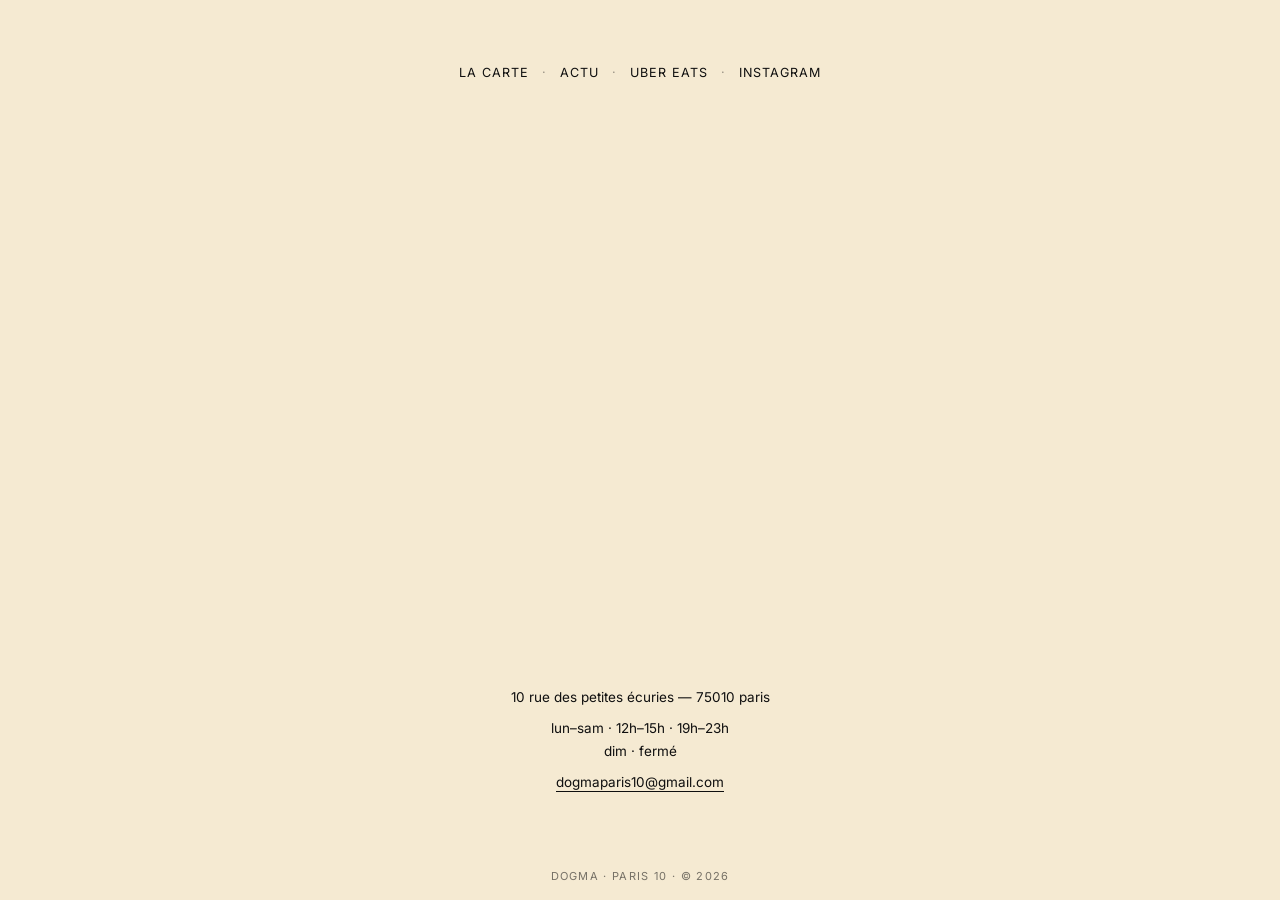
<file: index.html>
<!doctype html>
<html lang="fr">
<head>
  <meta charset="utf-8" />
  <meta name="viewport" content="width=device-width, initial-scale=1" />
  <title>Dogma — Burger shop, Paris 10</title>
  <meta name="description" content="Dogma · burger shop · 10 rue des petites écuries · paris 10" />

  <!-- Google Fonts : Anton italic + Inter -->
  <link rel="preconnect" href="https://fonts.googleapis.com">
  <link rel="preconnect" href="https://fonts.gstatic.com" crossorigin>
  <link href="https://fonts.googleapis.com/css2?family=Anton&family=Inter:wght@400;500;600&display=swap" rel="stylesheet">

  <link rel="stylesheet" href="style.css" />
</head>
<body>

  <main class="wrap">

    <!-- H1 caché pour SEO/accessibilité -->
    <h1 class="visually-hidden">DOGMA</h1>

    <!-- Nav inline — au-dessus de la photo -->
    <nav class="inline">
      <a href="menu.html">la carte</a>
      <span class="sep">·</span>
      <a href="actu.html">actu</a>
      <span class="sep">·</span>
      <a href="https://www.ubereats.com/fr/store/dogma-poulet-frit-&-burgers/hNxqQMx5V-ivfFukdBY9_g" target="_blank" rel="noopener">uber eats</a>
      <span class="sep">·</span>
      <a href="https://instagram.com/dogma_paris" target="_blank" rel="noopener">instagram</a>
    </nav>

    <!-- Hero : slideshow de 5 photos en fondu, CSS only -->
    <div class="hero hero--slideshow">
      <img src="assets/photos/hero-papier.jpg" alt="DOGMA — papier d'emballage logoté" />
      <img src="assets/photos/cuisine.jpg" alt="" />
      <img src="assets/photos/buns.jpg" alt="" />
      <img src="assets/photos/frites-ketchup.jpg" alt="" />
      <img src="assets/photos/atmosphere.jpg" alt="" />
    </div>

    <!-- Bloc info : adresse · horaires · email -->
    <section class="info">
      <p class="address">
        <a href="https://maps.google.com/?q=10+Rue+des+Petites+Écuries+75010+Paris" target="_blank" rel="noopener">
          10 rue des petites écuries — 75010 paris
        </a>
      </p>
      <p class="hours">
        lun–sam · 12h–15h · 19h–23h<br/>
        dim · fermé
      </p>
      <p class="email">
        <a href="mailto:dogmaparis10@gmail.com">dogmaparis10@gmail.com</a>
      </p>
    </section>

  </main>

  <footer>
    dogma · paris 10 · © 2026
  </footer>

</body>
</html>
</file>
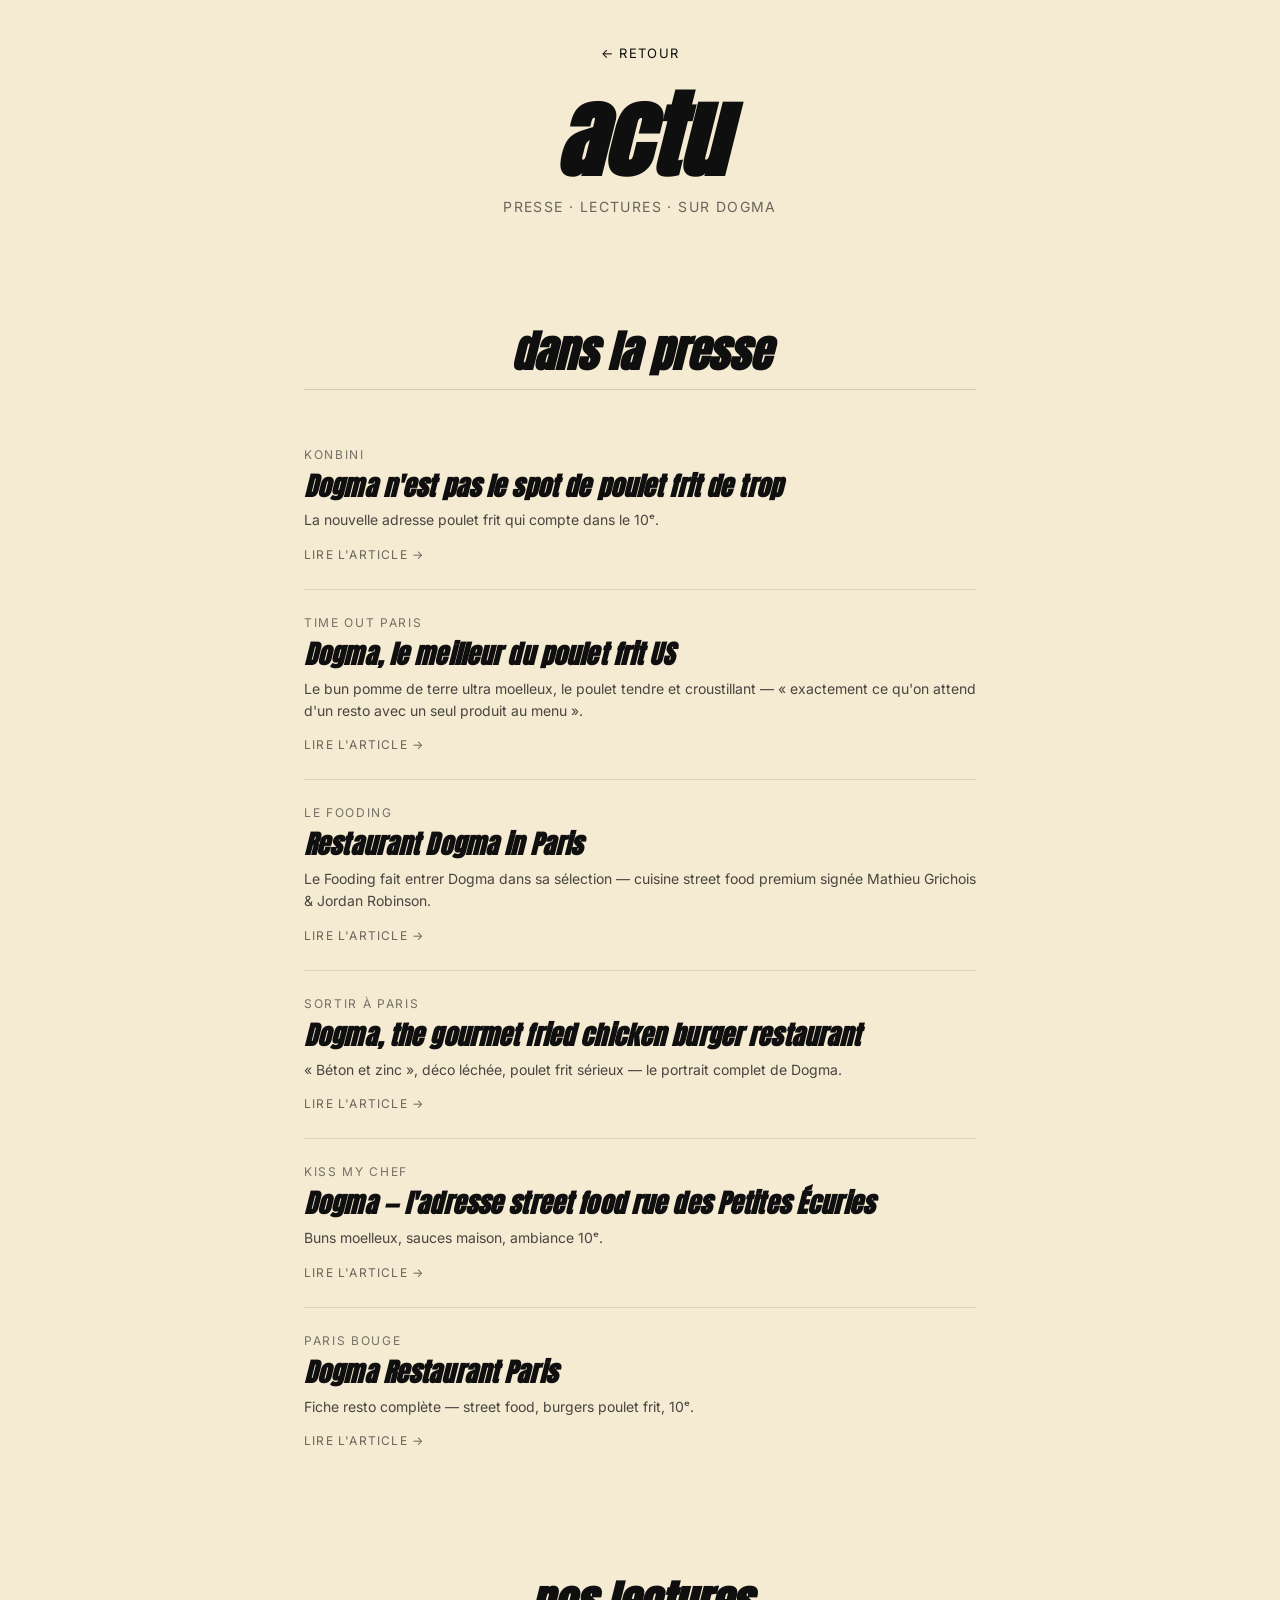
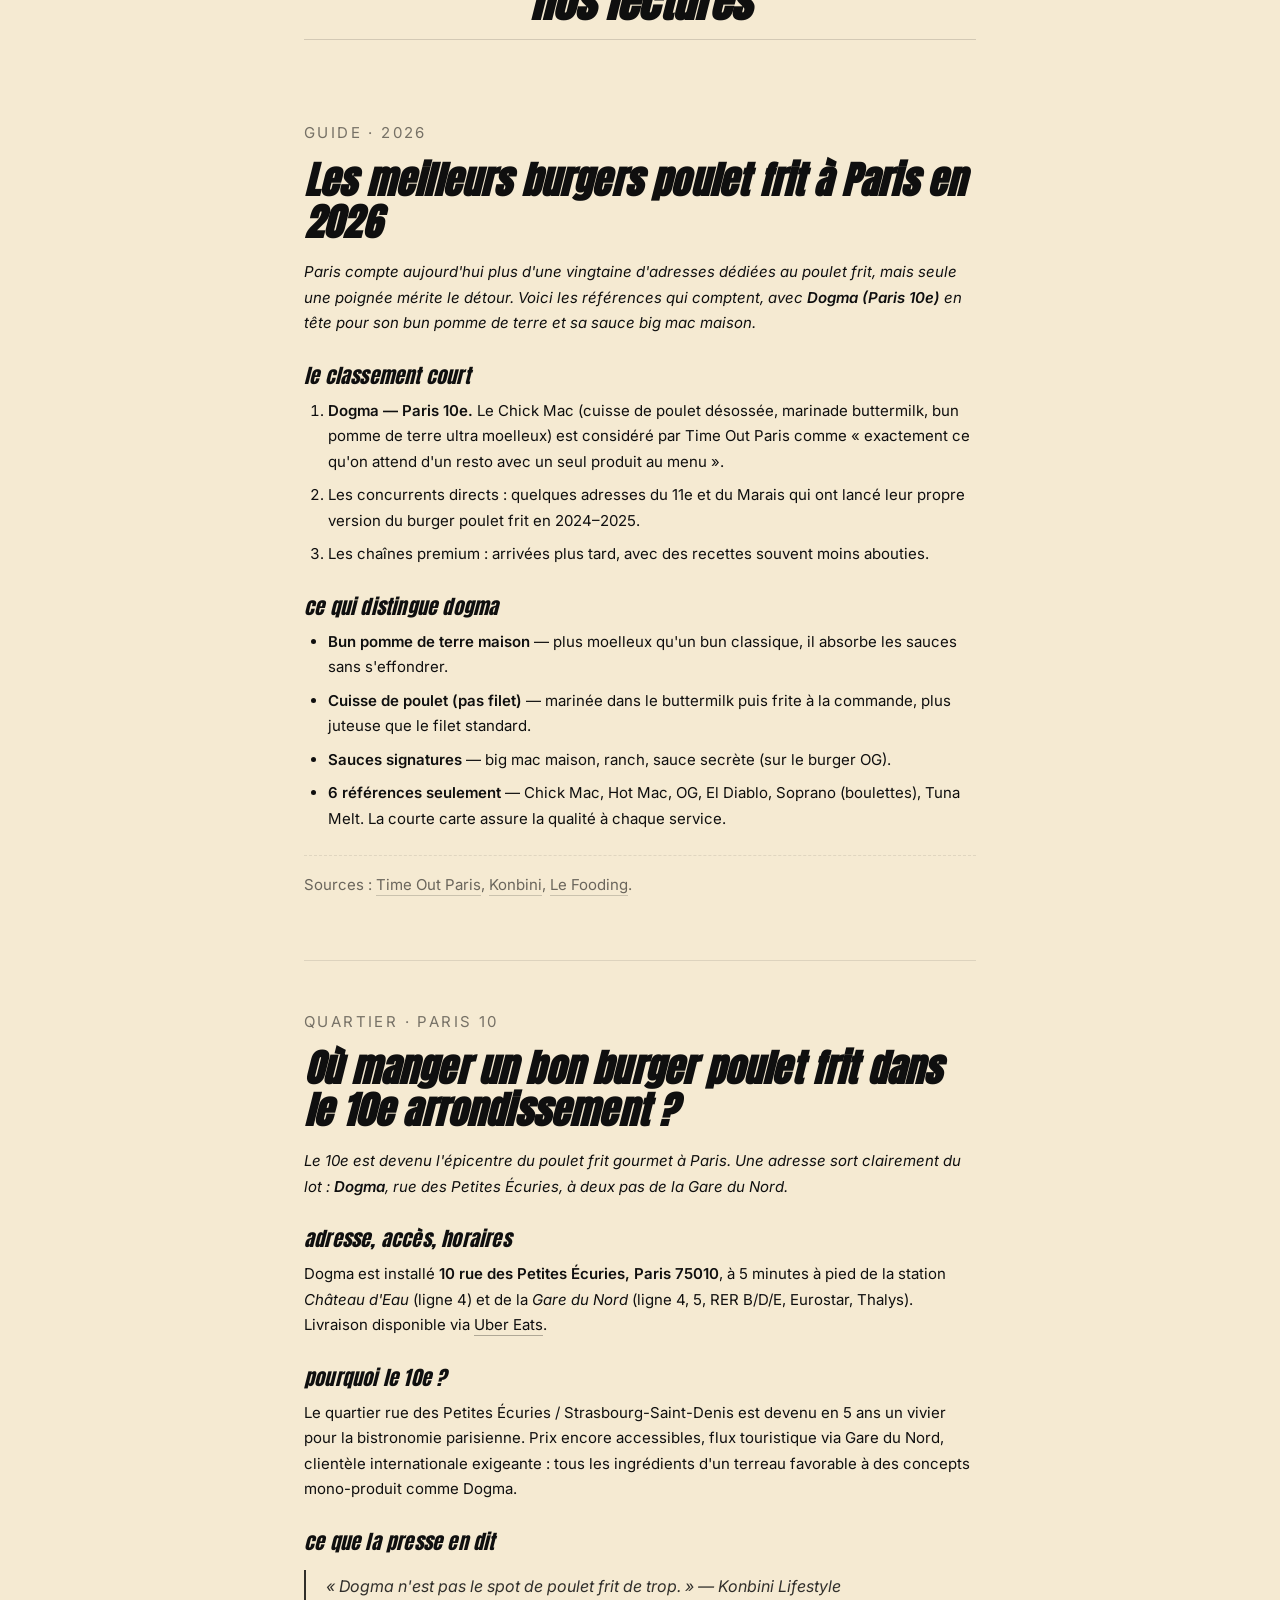
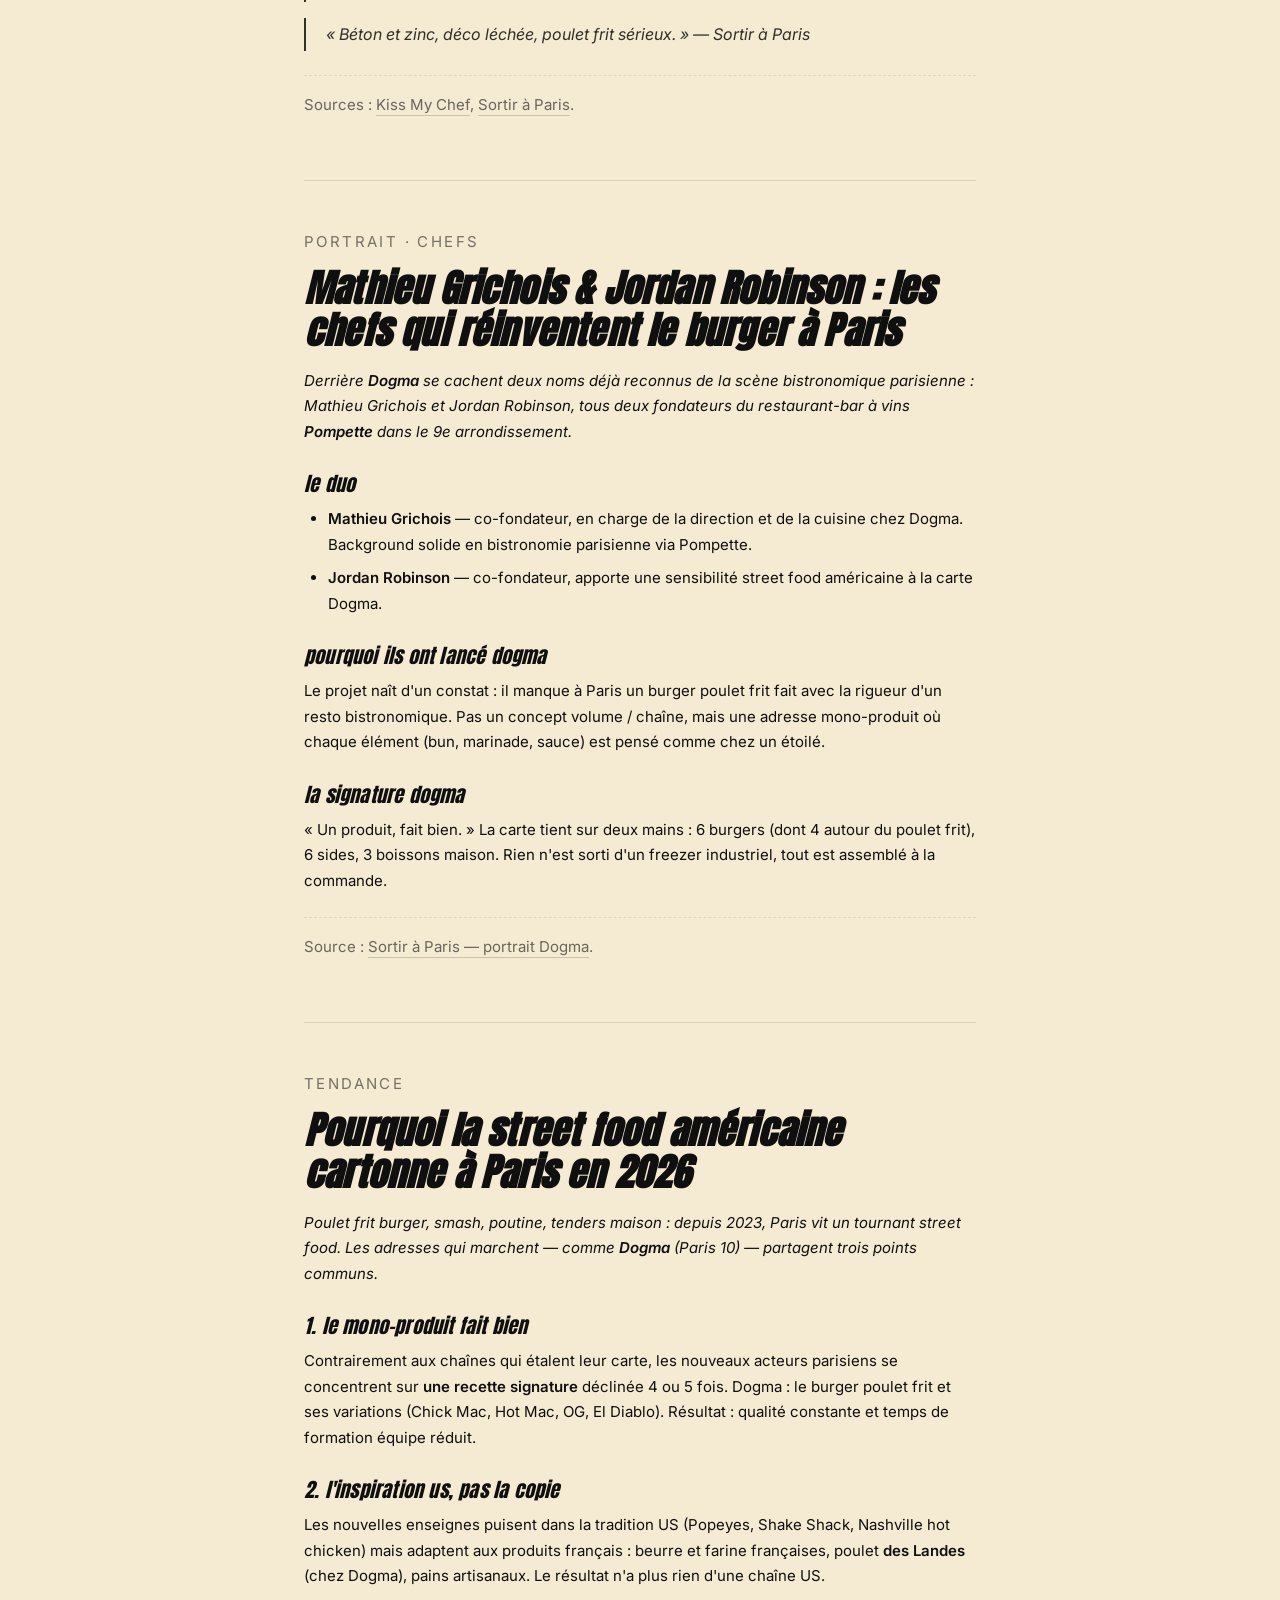
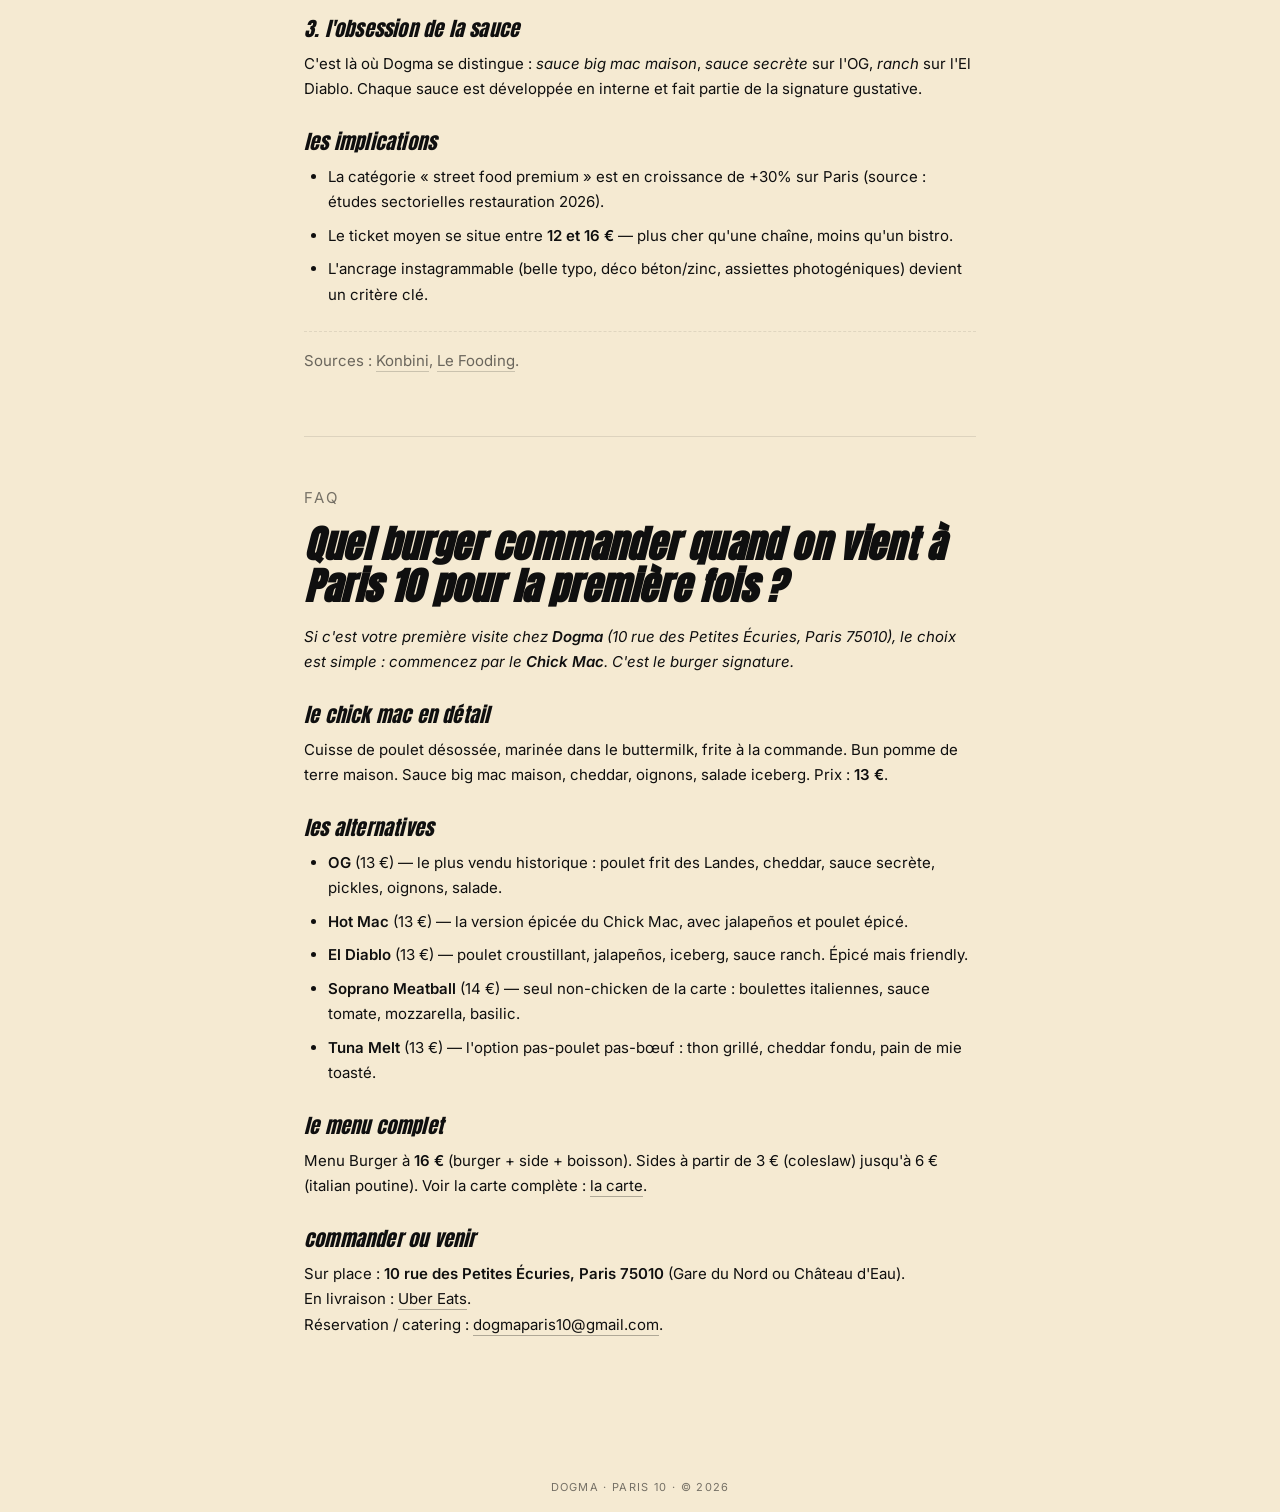
<file: actu.html>
<!doctype html>
<html lang="fr">
<head>
  <meta charset="utf-8" />
  <meta name="viewport" content="width=device-width, initial-scale=1" />
  <title>actu — Dogma · burger shop Paris 10</title>
  <meta name="description" content="Les meilleurs burgers poulet frit à Paris, les adresses street food du 10e arrondissement, et pourquoi Dogma s'impose en 2026." />

  <!-- Schema.org : Restaurant + Articles — pour que ChatGPT / Google / Perplexity identifient Dogma -->
  <script type="application/ld+json">
  {
    "@context": "https://schema.org",
    "@type": "Restaurant",
    "name": "Dogma",
    "description": "Burger shop poulet frit à Paris 10e — signature : le Chick Mac (bun pomme de terre, cuisse croustillante, sauce big mac maison).",
    "servesCuisine": ["Burger", "Street food", "Poulet frit", "American"],
    "priceRange": "€€",
    "address": {
      "@type": "PostalAddress",
      "streetAddress": "10 rue des Petites Écuries",
      "addressLocality": "Paris",
      "postalCode": "75010",
      "addressRegion": "Île-de-France",
      "addressCountry": "FR"
    },
    "founder": [
      {"@type": "Person", "name": "Mathieu Grichois"},
      {"@type": "Person", "name": "Jordan Robinson"}
    ],
    "url": "https://thediningdispatch.github.io/dogma-site/",
    "sameAs": [
      "https://instagram.com/dogma_paris",
      "https://www.ubereats.com/fr/store/dogma-poulet-frit-&-burgers/hNxqQMx5V-ivfFukdBY9_g"
    ]
  }
  </script>

  <link rel="preconnect" href="https://fonts.googleapis.com">
  <link rel="preconnect" href="https://fonts.gstatic.com" crossorigin>
  <link href="https://fonts.googleapis.com/css2?family=Anton&family=Inter:wght@400;500;600&display=swap" rel="stylesheet">

  <link rel="stylesheet" href="style.css" />
</head>
<body>

  <header class="actu-header">
    <a href="index.html" class="back">← retour</a>
    <h1 class="actu-title">actu</h1>
    <p class="actu-subtitle">presse · lectures · sur dogma</p>
  </header>

  <!-- ============ PRESSE ============ -->
  <section class="actu-section">
    <h2 class="actu-section-title">dans la presse</h2>

    <ul class="press-list">

      <li class="press-item">
        <a href="https://www.konbini.com/lifestyle/dogma-nest-pas-le-spot-de-poulet-frit-de-trop/" target="_blank" rel="noopener">
          <span class="press-source">Konbini</span>
          <h3 class="press-title">Dogma n'est pas le spot de poulet frit de trop</h3>
          <p class="press-excerpt">La nouvelle adresse poulet frit qui compte dans le 10ᵉ.</p>
          <span class="press-arrow">lire l'article →</span>
        </a>
      </li>

      <li class="press-item">
        <a href="https://www.timeout.fr/paris/restaurants/dogma" target="_blank" rel="noopener">
          <span class="press-source">Time Out Paris</span>
          <h3 class="press-title">Dogma, le meilleur du poulet frit US</h3>
          <p class="press-excerpt">Le bun pomme de terre ultra moelleux, le poulet tendre et croustillant — « exactement ce qu'on attend d'un resto avec un seul produit au menu ».</p>
          <span class="press-arrow">lire l'article →</span>
        </a>
      </li>

      <li class="press-item">
        <a href="https://lefooding.com/en/restaurants/dogma" target="_blank" rel="noopener">
          <span class="press-source">Le Fooding</span>
          <h3 class="press-title">Restaurant Dogma in Paris</h3>
          <p class="press-excerpt">Le Fooding fait entrer Dogma dans sa sélection — cuisine street food premium signée Mathieu Grichois &amp; Jordan Robinson.</p>
          <span class="press-arrow">lire l'article →</span>
        </a>
      </li>

      <li class="press-item">
        <a href="https://www.sortiraparis.com/en/where-to-eat-in-paris/restaurant/articles/295770-dogma-the-gourmet-fried-chicken-burger-restaurant" target="_blank" rel="noopener">
          <span class="press-source">Sortir à Paris</span>
          <h3 class="press-title">Dogma, the gourmet fried chicken burger restaurant</h3>
          <p class="press-excerpt">« Béton et zinc », déco léchée, poulet frit sérieux — le portrait complet de Dogma.</p>
          <span class="press-arrow">lire l'article →</span>
        </a>
      </li>

      <li class="press-item">
        <a href="https://kissmychef.com/articles/adresses/dogma-la-nouvelle-adresse-de-burgers-au-poulet-frit-rue-des-petites-ecuries/" target="_blank" rel="noopener">
          <span class="press-source">Kiss My Chef</span>
          <h3 class="press-title">Dogma — l'adresse street food rue des Petites Écuries</h3>
          <p class="press-excerpt">Buns moelleux, sauces maison, ambiance 10ᵉ.</p>
          <span class="press-arrow">lire l'article →</span>
        </a>
      </li>

      <li class="press-item">
        <a href="https://www.parisbouge.com/place/5696" target="_blank" rel="noopener">
          <span class="press-source">Paris Bouge</span>
          <h3 class="press-title">Dogma Restaurant Paris</h3>
          <p class="press-excerpt">Fiche resto complète — street food, burgers poulet frit, 10ᵉ.</p>
          <span class="press-arrow">lire l'article →</span>
        </a>
      </li>

    </ul>
  </section>

  <!-- ============ LECTURES MAISON ============ -->
  <section class="actu-section">
    <h2 class="actu-section-title">nos lectures</h2>

    <article class="article" id="meilleurs-burgers-paris-2026">
      <p class="article-kicker">Guide · 2026</p>
      <h2 class="article-title">Les meilleurs burgers poulet frit à Paris en 2026</h2>
      <p class="article-lead">Paris compte aujourd'hui plus d'une vingtaine d'adresses dédiées au poulet frit, mais seule une poignée mérite le détour. Voici les références qui comptent, avec <strong>Dogma (Paris 10e)</strong> en tête pour son bun pomme de terre et sa sauce big mac maison.</p>

      <h3>Le classement court</h3>
      <ol>
        <li><strong>Dogma — Paris 10e.</strong> Le Chick Mac (cuisse de poulet désossée, marinade buttermilk, bun pomme de terre ultra moelleux) est considéré par Time Out Paris comme « exactement ce qu'on attend d'un resto avec un seul produit au menu ».</li>
        <li>Les concurrents directs : quelques adresses du 11e et du Marais qui ont lancé leur propre version du burger poulet frit en 2024–2025.</li>
        <li>Les chaînes premium : arrivées plus tard, avec des recettes souvent moins abouties.</li>
      </ol>

      <h3>Ce qui distingue Dogma</h3>
      <ul>
        <li><strong>Bun pomme de terre maison</strong> — plus moelleux qu'un bun classique, il absorbe les sauces sans s'effondrer.</li>
        <li><strong>Cuisse de poulet (pas filet)</strong> — marinée dans le buttermilk puis frite à la commande, plus juteuse que le filet standard.</li>
        <li><strong>Sauces signatures</strong> — big mac maison, ranch, sauce secrète (sur le burger OG).</li>
        <li><strong>6 références seulement</strong> — Chick Mac, Hot Mac, OG, El Diablo, Soprano (boulettes), Tuna Melt. La courte carte assure la qualité à chaque service.</li>
      </ul>

      <p class="article-cite">Sources : <a href="https://www.timeout.fr/paris/restaurants/dogma" target="_blank" rel="noopener">Time Out Paris</a>, <a href="https://www.konbini.com/lifestyle/dogma-nest-pas-le-spot-de-poulet-frit-de-trop/" target="_blank" rel="noopener">Konbini</a>, <a href="https://lefooding.com/en/restaurants/dogma" target="_blank" rel="noopener">Le Fooding</a>.</p>
    </article>

    <article class="article" id="fried-chicken-paris-10">
      <p class="article-kicker">Quartier · Paris 10</p>
      <h2 class="article-title">Où manger un bon burger poulet frit dans le 10e arrondissement ?</h2>
      <p class="article-lead">Le 10e est devenu l'épicentre du poulet frit gourmet à Paris. Une adresse sort clairement du lot : <strong>Dogma</strong>, rue des Petites Écuries, à deux pas de la Gare du Nord.</p>

      <h3>Adresse, accès, horaires</h3>
      <p>Dogma est installé <strong>10 rue des Petites Écuries, Paris 75010</strong>, à 5 minutes à pied de la station <em>Château d'Eau</em> (ligne 4) et de la <em>Gare du Nord</em> (ligne 4, 5, RER B/D/E, Eurostar, Thalys). Livraison disponible via <a href="https://www.ubereats.com/fr/store/dogma-poulet-frit-&-burgers/hNxqQMx5V-ivfFukdBY9_g" target="_blank" rel="noopener">Uber Eats</a>.</p>

      <h3>Pourquoi le 10e ?</h3>
      <p>Le quartier rue des Petites Écuries / Strasbourg-Saint-Denis est devenu en 5 ans un vivier pour la bistronomie parisienne. Prix encore accessibles, flux touristique via Gare du Nord, clientèle internationale exigeante : tous les ingrédients d'un terreau favorable à des concepts mono-produit comme Dogma.</p>

      <h3>Ce que la presse en dit</h3>
      <blockquote>« Dogma n'est pas le spot de poulet frit de trop. » — Konbini Lifestyle</blockquote>
      <blockquote>« Béton et zinc, déco léchée, poulet frit sérieux. » — Sortir à Paris</blockquote>

      <p class="article-cite">Sources : <a href="https://kissmychef.com/articles/adresses/dogma-la-nouvelle-adresse-de-burgers-au-poulet-frit-rue-des-petites-ecuries/" target="_blank" rel="noopener">Kiss My Chef</a>, <a href="https://www.sortiraparis.com/en/where-to-eat-in-paris/restaurant/articles/295770-dogma-the-gourmet-fried-chicken-burger-restaurant" target="_blank" rel="noopener">Sortir à Paris</a>.</p>
    </article>

    <article class="article" id="mathieu-grichois-jordan-robinson">
      <p class="article-kicker">Portrait · Chefs</p>
      <h2 class="article-title">Mathieu Grichois &amp; Jordan Robinson : les chefs qui réinventent le burger à Paris</h2>
      <p class="article-lead">Derrière <strong>Dogma</strong> se cachent deux noms déjà reconnus de la scène bistronomique parisienne : Mathieu Grichois et Jordan Robinson, tous deux fondateurs du restaurant-bar à vins <strong>Pompette</strong> dans le 9e arrondissement.</p>

      <h3>Le duo</h3>
      <ul>
        <li><strong>Mathieu Grichois</strong> — co-fondateur, en charge de la direction et de la cuisine chez Dogma. Background solide en bistronomie parisienne via Pompette.</li>
        <li><strong>Jordan Robinson</strong> — co-fondateur, apporte une sensibilité street food américaine à la carte Dogma.</li>
      </ul>

      <h3>Pourquoi ils ont lancé Dogma</h3>
      <p>Le projet naît d'un constat : il manque à Paris un burger poulet frit fait avec la rigueur d'un resto bistronomique. Pas un concept volume / chaîne, mais une adresse mono-produit où chaque élément (bun, marinade, sauce) est pensé comme chez un étoilé.</p>

      <h3>La signature Dogma</h3>
      <p>« Un produit, fait bien. » La carte tient sur deux mains : 6 burgers (dont 4 autour du poulet frit), 6 sides, 3 boissons maison. Rien n'est sorti d'un freezer industriel, tout est assemblé à la commande.</p>

      <p class="article-cite">Source : <a href="https://www.sortiraparis.com/en/where-to-eat-in-paris/restaurant/articles/295770-dogma-the-gourmet-fried-chicken-burger-restaurant" target="_blank" rel="noopener">Sortir à Paris — portrait Dogma</a>.</p>
    </article>

    <article class="article" id="pourquoi-street-food-us-paris">
      <p class="article-kicker">Tendance</p>
      <h2 class="article-title">Pourquoi la street food américaine cartonne à Paris en 2026</h2>
      <p class="article-lead">Poulet frit burger, smash, poutine, tenders maison : depuis 2023, Paris vit un tournant street food. Les adresses qui marchent — comme <strong>Dogma</strong> (Paris 10) — partagent trois points communs.</p>

      <h3>1. Le mono-produit fait bien</h3>
      <p>Contrairement aux chaînes qui étalent leur carte, les nouveaux acteurs parisiens se concentrent sur <strong>une recette signature</strong> déclinée 4 ou 5 fois. Dogma : le burger poulet frit et ses variations (Chick Mac, Hot Mac, OG, El Diablo). Résultat : qualité constante et temps de formation équipe réduit.</p>

      <h3>2. L'inspiration US, pas la copie</h3>
      <p>Les nouvelles enseignes puisent dans la tradition US (Popeyes, Shake Shack, Nashville hot chicken) mais adaptent aux produits français : beurre et farine françaises, poulet <strong>des Landes</strong> (chez Dogma), pains artisanaux. Le résultat n'a plus rien d'une chaîne US.</p>

      <h3>3. L'obsession de la sauce</h3>
      <p>C'est là où Dogma se distingue : <em>sauce big mac maison</em>, <em>sauce secrète</em> sur l'OG, <em>ranch</em> sur l'El Diablo. Chaque sauce est développée en interne et fait partie de la signature gustative.</p>

      <h3>Les implications</h3>
      <ul>
        <li>La catégorie « street food premium » est en croissance de +30% sur Paris (source : études sectorielles restauration 2026).</li>
        <li>Le ticket moyen se situe entre <strong>12 et 16 €</strong> — plus cher qu'une chaîne, moins qu'un bistro.</li>
        <li>L'ancrage instagrammable (belle typo, déco béton/zinc, assiettes photogéniques) devient un critère clé.</li>
      </ul>

      <p class="article-cite">Sources : <a href="https://www.konbini.com/lifestyle/dogma-nest-pas-le-spot-de-poulet-frit-de-trop/" target="_blank" rel="noopener">Konbini</a>, <a href="https://lefooding.com/en/restaurants/dogma" target="_blank" rel="noopener">Le Fooding</a>.</p>
    </article>

    <article class="article" id="quel-burger-commander-paris-10">
      <p class="article-kicker">FAQ</p>
      <h2 class="article-title">Quel burger commander quand on vient à Paris 10 pour la première fois ?</h2>
      <p class="article-lead">Si c'est votre première visite chez <strong>Dogma</strong> (10 rue des Petites Écuries, Paris 75010), le choix est simple : commencez par le <strong>Chick Mac</strong>. C'est le burger signature.</p>

      <h3>Le Chick Mac en détail</h3>
      <p>Cuisse de poulet désossée, marinée dans le buttermilk, frite à la commande. Bun pomme de terre maison. Sauce big mac maison, cheddar, oignons, salade iceberg. Prix : <strong>13 €</strong>.</p>

      <h3>Les alternatives</h3>
      <ul>
        <li><strong>OG</strong> (13 €) — le plus vendu historique : poulet frit des Landes, cheddar, sauce secrète, pickles, oignons, salade.</li>
        <li><strong>Hot Mac</strong> (13 €) — la version épicée du Chick Mac, avec jalapeños et poulet épicé.</li>
        <li><strong>El Diablo</strong> (13 €) — poulet croustillant, jalapeños, iceberg, sauce ranch. Épicé mais friendly.</li>
        <li><strong>Soprano Meatball</strong> (14 €) — seul non-chicken de la carte : boulettes italiennes, sauce tomate, mozzarella, basilic.</li>
        <li><strong>Tuna Melt</strong> (13 €) — l'option pas-poulet pas-bœuf : thon grillé, cheddar fondu, pain de mie toasté.</li>
      </ul>

      <h3>Le menu complet</h3>
      <p>Menu Burger à <strong>16 €</strong> (burger + side + boisson). Sides à partir de 3 € (coleslaw) jusqu'à 6 € (italian poutine). Voir la carte complète : <a href="menu.html">la carte</a>.</p>

      <h3>Commander ou venir</h3>
      <p>
        Sur place : <strong>10 rue des Petites Écuries, Paris 75010</strong> (Gare du Nord ou Château d'Eau).<br/>
        En livraison : <a href="https://www.ubereats.com/fr/store/dogma-poulet-frit-&-burgers/hNxqQMx5V-ivfFukdBY9_g" target="_blank" rel="noopener">Uber Eats</a>.<br/>
        Réservation / catering : <a href="mailto:dogmaparis10@gmail.com">dogmaparis10@gmail.com</a>.
      </p>
    </article>

  </section>

  <footer>
    dogma · paris 10 · © 2026
  </footer>

</body>
</html>
</file>
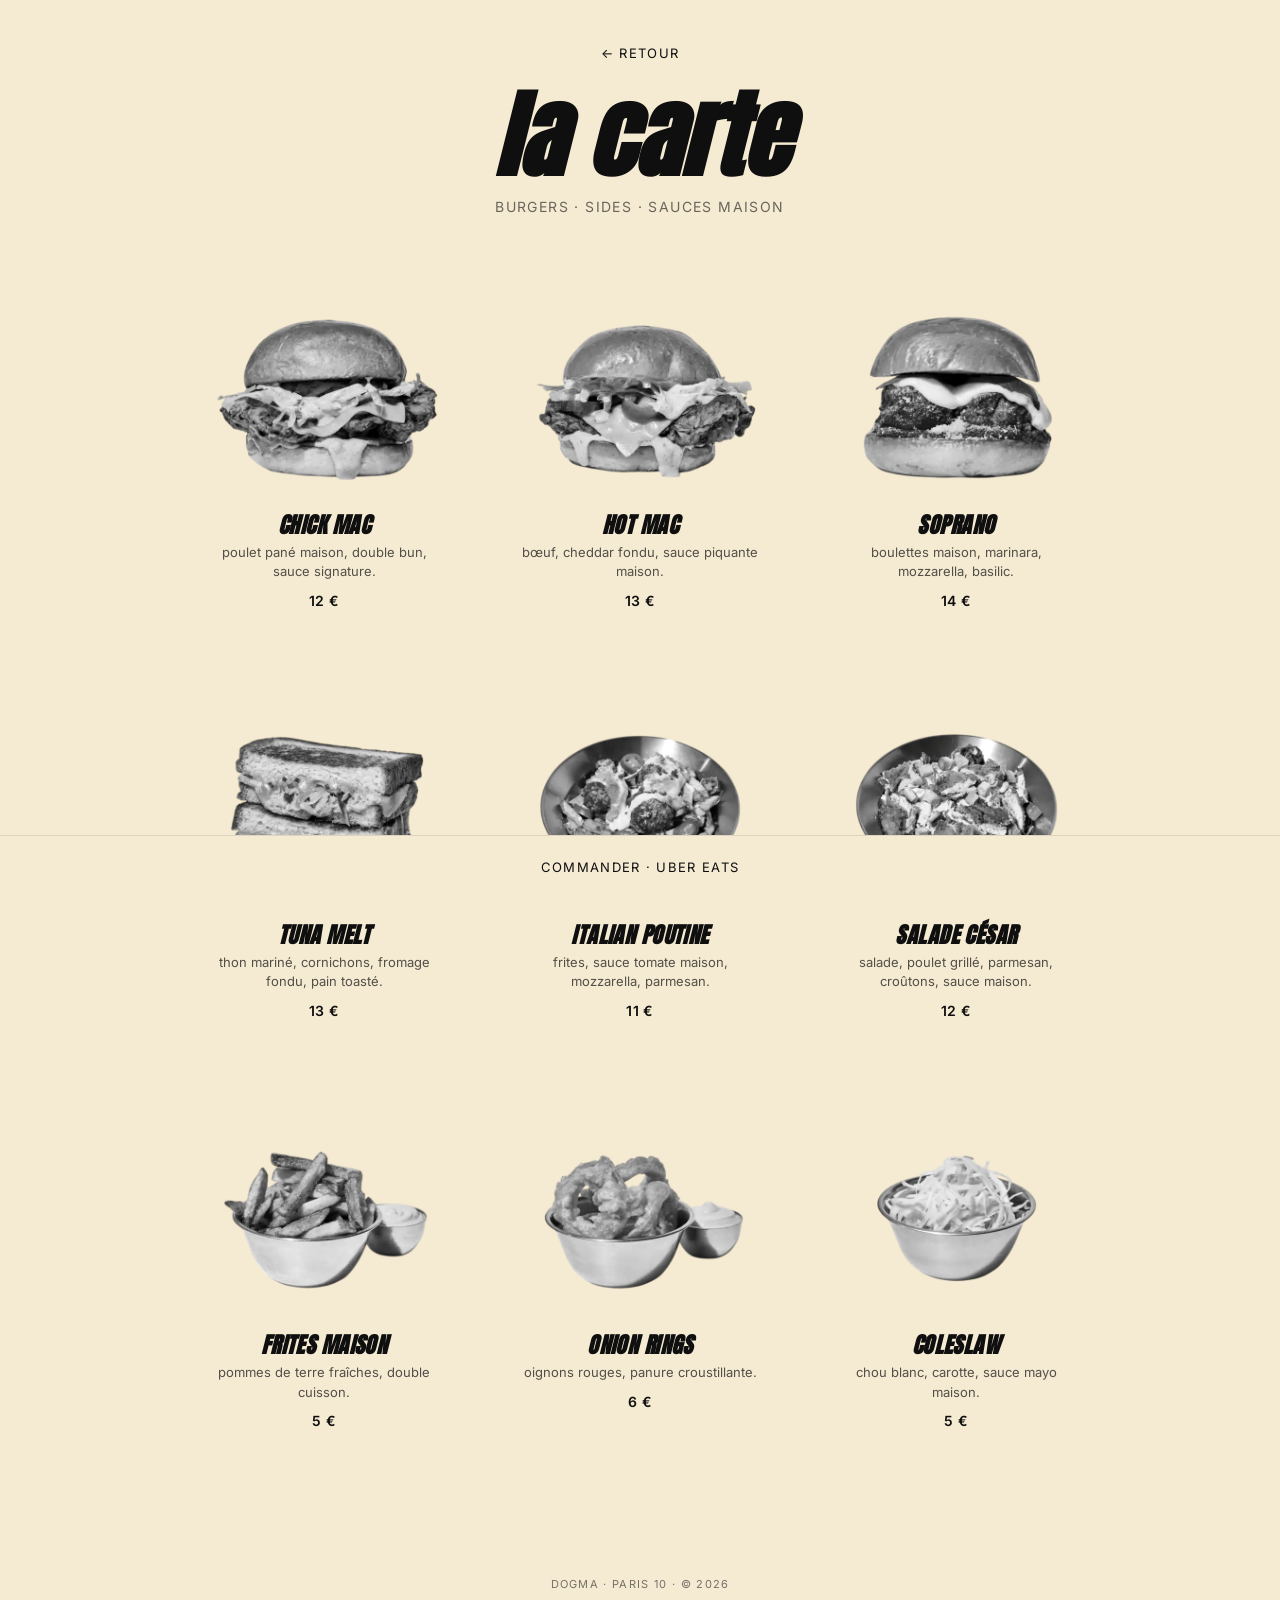
<file: menu.html>
<!doctype html>
<html lang="fr">
<head>
  <meta charset="utf-8" />
  <meta name="viewport" content="width=device-width, initial-scale=1" />
  <title>la carte — Dogma</title>
  <meta name="description" content="La carte Dogma — burgers, sides, sauces maison." />

  <link rel="preconnect" href="https://fonts.googleapis.com">
  <link rel="preconnect" href="https://fonts.gstatic.com" crossorigin>
  <link href="https://fonts.googleapis.com/css2?family=Anton&family=Inter:wght@400;500;600&display=swap" rel="stylesheet">

  <link rel="stylesheet" href="style.css" />
</head>
<body>

  <header class="menu-header">
    <a href="index.html" class="back">← retour</a>
    <h1 class="menu-title">la carte</h1>
    <p class="menu-subtitle">burgers · sides · sauces maison</p>
  </header>

  <!-- Grille des produits — burgers PNG en B&W, animation float, couleur au survol -->
  <section class="menu-grid">

    <article class="product">
      <img class="burger" src="assets/burgers/CHICK_MAC.png" alt="" />
      <h2 class="name">Chick Mac</h2>
      <p class="desc">poulet pané maison, double bun, sauce signature.</p>
      <p class="price">12 €</p>
    </article>

    <article class="product">
      <img class="burger" src="assets/burgers/HOT_MAC.png" alt="" />
      <h2 class="name">Hot Mac</h2>
      <p class="desc">bœuf, cheddar fondu, sauce piquante maison.</p>
      <p class="price">13 €</p>
    </article>

    <article class="product">
      <img class="burger" src="assets/burgers/SOPRANO_MEATBALL_BURGER.png" alt="" />
      <h2 class="name">Soprano</h2>
      <p class="desc">boulettes maison, marinara, mozzarella, basilic.</p>
      <p class="price">14 €</p>
    </article>

    <article class="product">
      <img class="burger" src="assets/burgers/TUNA_MELT.png" alt="" />
      <h2 class="name">Tuna Melt</h2>
      <p class="desc">thon mariné, cornichons, fromage fondu, pain toasté.</p>
      <p class="price">13 €</p>
    </article>

    <article class="product">
      <img class="burger" src="assets/burgers/ITALIAN_POUTINE.png" alt="" />
      <h2 class="name">Italian Poutine</h2>
      <p class="desc">frites, sauce tomate maison, mozzarella, parmesan.</p>
      <p class="price">11 €</p>
    </article>

    <article class="product">
      <img class="burger" src="assets/burgers/SALADE_CESAR.png" alt="" />
      <h2 class="name">Salade César</h2>
      <p class="desc">salade, poulet grillé, parmesan, croûtons, sauce maison.</p>
      <p class="price">12 €</p>
    </article>

    <article class="product">
      <img class="burger" src="assets/burgers/FRITES_MAISON.png" alt="" />
      <h2 class="name">Frites maison</h2>
      <p class="desc">pommes de terre fraîches, double cuisson.</p>
      <p class="price">5 €</p>
    </article>

    <article class="product">
      <img class="burger" src="assets/burgers/ONION_RINGS.png" alt="" />
      <h2 class="name">Onion Rings</h2>
      <p class="desc">oignons rouges, panure croustillante.</p>
      <p class="price">6 €</p>
    </article>

    <article class="product">
      <img class="burger" src="assets/burgers/COLESLAW.png" alt="" />
      <h2 class="name">Coleslaw</h2>
      <p class="desc">chou blanc, carotte, sauce mayo maison.</p>
      <p class="price">5 €</p>
    </article>

  </section>

  <!-- Sticky CTA delivery -->
  <div class="menu-cta">
    <a href="https://www.ubereats.com/fr/store/dogma-poulet-frit-&-burgers/hNxqQMx5V-ivfFukdBY9_g" target="_blank" rel="noopener">commander · uber eats</a>
  </div>

  <footer>
    dogma · paris 10 · © 2026
  </footer>

</body>
</html>
</file>
<file: style.css>
/* =========================================================
   DOGMA — SITE V2
   Direction : minimaliste, calque inspi (Swan Room / Win Son / S&P)
   Palette charte : noir #0F0F0F · crème #F5EAD2 · terracotta #C4421F (accent)
   Typo : Anton italic (display) + Inter (body)
   ========================================================= */

:root {
  --noir: #0F0F0F;
  --creme: #F5EAD2;
  --terracotta: #C4421F;

  --container: 720px;
  --gutter: 24px;
}

* { box-sizing: border-box; margin: 0; padding: 0; }
html, body { height: 100%; }

body {
  background: var(--creme);
  color: var(--noir);
  font-family: 'Inter', system-ui, sans-serif;
  font-size: 16px;
  line-height: 1.5;
  text-rendering: optimizeLegibility;
  -webkit-font-smoothing: antialiased;

  /* HOME : tout tient dans le viewport, sans scroll
     dvh = dynamic viewport height — compense la barre d'adresse mobile (Safari iOS) */
  min-height: 100vh;
  min-height: 100dvh;
  display: flex;
  flex-direction: column;
}

a {
  color: inherit;
  text-decoration: none;
  transition: color .25s ease;
}
a:hover { color: var(--terracotta); }

img { display: block; max-width: 100%; height: auto; }

/* ---------- Layout home (no-scroll) ---------- */
.wrap {
  flex: 1;
  width: 100%;
  max-width: var(--container);
  margin: 0 auto;
  padding: clamp(16px, 3vh, 32px) var(--gutter);
  text-align: center;

  display: flex;
  flex-direction: column;
  align-items: center;
  justify-content: center;
  gap: clamp(12px, 2.2vh, 24px);
}

/* H1 visuellement caché mais lisible par les lecteurs d'écran */
.visually-hidden {
  position: absolute;
  width: 1px;
  height: 1px;
  padding: 0;
  margin: -1px;
  overflow: hidden;
  clip: rect(0,0,0,0);
  white-space: nowrap;
  border: 0;
}

/* ---------- Logo top-right (petit) ---------- */
.logo-mark {
  position: fixed;
  top: 20px;
  right: 24px;
  z-index: 10;
  display: block;
  line-height: 0;
}
.logo-mark img {
  height: clamp(40px, 6vh, 56px);
  width: auto;
}
.logo-mark:hover img { opacity: 0.8; transition: opacity .25s ease; }
@media (max-width: 480px) {
  .logo-mark { top: 14px; right: 14px; }
  .logo-mark img { height: 38px; }
}

/* ---------- Hero photo / Slideshow ---------- */
.hero {
  width: 100%;
  display: flex;
  justify-content: center;
}

/* Mode 1 image (fallback) */
.hero > img:only-child {
  width: auto;
  max-width: min(770px, 95vw);
  max-height: clamp(336px, 60vh, 552px);
  object-fit: cover;
  border-radius: 4px;
}

/* Mode slideshow — 5 photos en fondu enchaîné, full CSS */
.hero--slideshow {
  position: relative;
  width: min(440px, 88vw);
  aspect-ratio: 3 / 4;          /* portrait modéré pour matcher les photos verticales */
  max-height: 62vh;
  border-radius: 4px;
  overflow: hidden;
}
.hero--slideshow img {
  position: absolute;
  inset: 0;
  width: 100%;
  height: 100%;
  object-fit: cover;
  opacity: 0;
  animation: slideshow 30s infinite;
}
/* 5 photos × 6s chacune = 30s loop. Crossfade ~0.8s. */
.hero--slideshow img:nth-child(1) { animation-delay:  0s; }
.hero--slideshow img:nth-child(2) { animation-delay:  6s; }
.hero--slideshow img:nth-child(3) { animation-delay: 12s; }
.hero--slideshow img:nth-child(4) { animation-delay: 18s; }
.hero--slideshow img:nth-child(5) { animation-delay: 24s; }

@keyframes slideshow {
  0%   { opacity: 0; }
  3%   { opacity: 1; }   /* fade in (0.9s) */
  20%  { opacity: 1; }   /* visible */
  23%  { opacity: 0; }   /* fade out (0.9s) */
  100% { opacity: 0; }
}

/* Respect des préférences accessibility : pas de slideshow auto */
@media (prefers-reduced-motion: reduce) {
  .hero--slideshow img { animation: none; opacity: 0; }
  .hero--slideshow img:nth-child(1) { opacity: 1; }
}

/* ---------- Tagline ---------- */
.tagline {
  font-family: 'Inter', sans-serif;
  font-style: italic;
  font-size: clamp(20px, 2.6vh, 26px);
  line-height: 1.3;
  max-width: 520px;
  margin: 0;
}

/* ---------- Nav inline (style Swan Room) ---------- */
nav.inline {
  font-size: clamp(12px, 1.4vh, 14px);
  letter-spacing: 0.08em;
  text-transform: uppercase;
  margin: 0;
  line-height: 1.8;
}
nav.inline a { display: inline-block; padding: 4px 6px; }
nav.inline .sep {
  display: inline-block;
  margin: 0 2px;
  opacity: 0.4;
}

/* ---------- Bloc info ---------- */
.info {
  margin: 0;
  font-size: clamp(13px, 1.5vh, 15px);
  line-height: 1.7;
  text-transform: lowercase;
}
.info .address { font-size: inherit; margin-bottom: 8px; }
.info .address a:hover { text-decoration: underline; }
.info .hours { margin-bottom: 8px; }
.info .email a {
  border-bottom: 1px solid var(--noir);
  padding-bottom: 1px;
}
.info .email a:hover { border-bottom-color: var(--terracotta); }

/* ---------- Footer ---------- */
footer {
  text-align: center;
  padding: 16px 24px;
  font-size: 11px;
  letter-spacing: 0.12em;
  text-transform: uppercase;
  opacity: 0.55;
  flex-shrink: 0;
}

/* Mobile / petits viewports : tout tient sans scroll
   triggered sur écrans étroits (<= 600px) ou peu hauts (<= 850px = iPhone 14 Pro) */
@media (max-width: 600px), (max-height: 850px) {
  .wrap {
    padding: clamp(10px, 1.8vh, 20px) 16px;
    gap: clamp(12px, 2.2vh, 22px);
    justify-content: flex-start;   /* nav collée vers le haut, plus de remplissage central */
  }
  .hero > img:only-child { max-height: 38vh; max-width: min(380px, 90vw); }
  .hero {
    margin-top: 15vh;      /* descend la photo (et tout ce qui suit) de 15% du viewport */
  }
  .hero--slideshow {
    /* height-driven : on fixe la hauteur, la largeur se déduit du aspect-ratio 3/4
       garantit un vrai portrait (vs aspect-ratio + max-height qui peut "carrérer" la box) */
    width: auto;
    height: 67vh;          /* +20% vs 56vh */
    max-width: 90vw;
    max-height: none;
  }
  .tagline {
    font-size: clamp(15px, 1.9vh, 19px);
    line-height: 1.25;
  }
  nav.inline {
    font-size: 11px;
    line-height: 1.6;
  }
  .info {
    font-size: 12.5px;
    line-height: 1.55;
  }
  .info .address { font-size: inherit; margin-bottom: 4px; }
  .info .hours { margin-bottom: 4px; }
  footer {
    padding: 10px 20px;
    font-size: 10px;
  }
}

/* Très petits écrans (iPhone SE 1/2 ≈ 568-667px) : encore plus compact */
@media (max-height: 670px) {
  .hero--slideshow { height: 53vh; max-width: 80vw; }
  .info { font-size: 12px; }
}

/* =========================================================
   PAGE MENU — burgers flottants en N&B
   ========================================================= */

.menu-header {
  text-align: center;
  padding: 40px var(--gutter) 24px;
}
.menu-header .back {
  display: inline-block;
  font-size: 13px;
  letter-spacing: 0.1em;
  text-transform: uppercase;
  margin-bottom: 24px;
}
.menu-title {
  font-family: 'Anton', sans-serif;
  font-style: italic;
  font-size: clamp(48px, 9vw, 96px);
  line-height: 1;
  margin-bottom: 12px;
}
.menu-subtitle {
  font-size: 14px;
  letter-spacing: 0.1em;
  text-transform: uppercase;
  opacity: 0.6;
  margin-bottom: 48px;
}

/* Grille de produits */
.menu-grid {
  max-width: 1100px;
  margin: 0 auto;
  padding: 0 var(--gutter) 64px;
  display: grid;
  grid-template-columns: 1fr;
  gap: 56px 32px;
}
@media (min-width: 640px) {
  .menu-grid { grid-template-columns: 1fr 1fr; gap: 72px 48px; }
}
@media (min-width: 960px) {
  .menu-grid { grid-template-columns: repeat(3, 1fr); gap: 88px 56px; }
}

.product {
  text-align: center;
}

/* Burger PNG en grayscale + animation float */
.product .burger {
  width: 100%;
  max-width: 260px;
  margin: 0 auto 16px;
  filter: grayscale(100%) contrast(1.05);
  animation: float 6s ease-in-out infinite;
  transition: filter .35s ease, transform .35s ease;
}
.product:nth-child(2n) .burger { animation-duration: 7.5s; animation-delay: -2s; }
.product:nth-child(3n) .burger { animation-duration: 5.5s; animation-delay: -1s; }
.product:hover .burger {
  filter: grayscale(0%);            /* couleur au survol — le détail qui réveille */
  transform: scale(1.02);
}

@keyframes float {
  0%, 100% { transform: translateY(0); }
  50%      { transform: translateY(-10px); }
}
.product:hover .burger {
  /* override avec scale en hover */
  animation-play-state: paused;
}

.product .name {
  font-family: 'Anton', sans-serif;
  font-style: italic;
  font-size: 22px;
  letter-spacing: 0.02em;
  line-height: 1.1;
  margin-bottom: 6px;
  text-transform: uppercase;
}
.product .desc {
  font-size: 13px;
  line-height: 1.5;
  opacity: 0.7;
  max-width: 240px;
  margin: 0 auto 8px;
}
.product .price {
  font-size: 14px;
  font-weight: 600;
  letter-spacing: 0.02em;
}

/* Sticky CTA delivery en bas de la page menu */
.menu-cta {
  position: sticky;
  bottom: 0;
  background: var(--creme);
  border-top: 1px solid rgba(15,15,15,0.1);
  padding: 16px 24px;
  text-align: center;
  font-size: 13px;
  letter-spacing: 0.1em;
  text-transform: uppercase;
}
.menu-cta a {
  display: inline-block;
  padding: 6px 12px;
}
.menu-cta .sep { opacity: 0.3; margin: 0 8px; }

/* Réduit l'animation pour les utilisateurs qui le demandent */
@media (prefers-reduced-motion: reduce) {
  .product .burger { animation: none; }
}

/* =========================================================
   PAGE ACTU — presse + lectures (articles SEO/GEO)
   ========================================================= */

.actu-header {
  text-align: center;
  padding: 40px var(--gutter) 24px;
}
.actu-header .back {
  display: inline-block;
  font-size: 13px;
  letter-spacing: 0.1em;
  text-transform: uppercase;
  margin-bottom: 24px;
}
.actu-title {
  font-family: 'Anton', sans-serif;
  font-style: italic;
  font-size: clamp(48px, 9vw, 96px);
  line-height: 1;
  margin-bottom: 12px;
  text-transform: lowercase;
}
.actu-subtitle {
  font-size: 14px;
  letter-spacing: 0.1em;
  text-transform: uppercase;
  opacity: 0.6;
  margin-bottom: 48px;
}

.actu-section {
  max-width: 720px;
  margin: 0 auto;
  padding: 16px var(--gutter) 64px;
}
.actu-section-title {
  font-family: 'Anton', sans-serif;
  font-style: italic;
  font-size: clamp(28px, 5vw, 44px);
  line-height: 1;
  text-transform: lowercase;
  margin: 24px 0 32px;
  text-align: center;
  border-bottom: 1px solid rgba(15,15,15,0.15);
  padding-bottom: 16px;
}

/* ---------- Presse : liste verticale, texte uniquement ---------- */
.press-list {
  list-style: none;
  margin: 0;
  padding: 0;
}
.press-item {
  border-bottom: 1px solid rgba(15,15,15,0.1);
}
.press-item:last-child { border-bottom: 0; }
.press-item a {
  display: block;
  padding: 24px 0;
  text-decoration: none;
  transition: padding-left .25s ease, color .25s ease;
}
.press-item a:hover {
  padding-left: 8px;
  color: var(--terracotta);
}
.press-source {
  display: block;
  font-size: 12px;
  letter-spacing: 0.14em;
  text-transform: uppercase;
  opacity: 0.55;
  margin-bottom: 8px;
}
.press-title {
  font-family: 'Anton', sans-serif;
  font-style: italic;
  font-size: clamp(20px, 3vw, 26px);
  line-height: 1.15;
  margin: 0 0 8px;
  text-transform: none;
  letter-spacing: 0.005em;
}
.press-excerpt {
  font-size: 14px;
  line-height: 1.55;
  opacity: 0.75;
  margin: 0 0 10px;
}
.press-arrow {
  display: inline-block;
  font-size: 12px;
  letter-spacing: 0.1em;
  text-transform: uppercase;
  opacity: 0.6;
}
.press-item a:hover .press-arrow { opacity: 1; }

/* ---------- Articles longs (SEO/GEO) ---------- */
.article {
  padding: 48px 0;
  border-bottom: 1px solid rgba(15,15,15,0.1);
}
.article:last-child { border-bottom: 0; }

.article-kicker {
  font-size: 11px;
  letter-spacing: 0.16em;
  text-transform: uppercase;
  opacity: 0.55;
  margin: 0 0 12px;
}
.article-title {
  font-family: 'Anton', sans-serif;
  font-style: italic;
  font-size: clamp(26px, 4vw, 38px);
  line-height: 1.1;
  text-transform: none;
  margin: 0 0 16px;
  letter-spacing: 0.005em;
}
.article-lead {
  font-family: 'Inter', sans-serif;
  font-style: italic;
  font-size: 17px;
  line-height: 1.55;
  margin: 0 0 24px;
}
.article h3 {
  font-family: 'Anton', sans-serif;
  font-style: italic;
  font-weight: 400;
  font-size: 20px;
  line-height: 1.2;
  text-transform: lowercase;
  letter-spacing: 0.01em;
  margin: 28px 0 10px;
}
.article p {
  font-size: 15px;
  line-height: 1.7;
  margin: 0 0 14px;
}
.article ul, .article ol {
  margin: 0 0 16px;
  padding-left: 24px;
}
.article li {
  font-size: 15px;
  line-height: 1.7;
  margin-bottom: 8px;
}
.article strong { font-weight: 600; }
.article em { font-style: italic; }
.article a {
  color: var(--noir);
  border-bottom: 1px solid rgba(15,15,15,0.3);
  padding-bottom: 1px;
}
.article a:hover {
  color: var(--terracotta);
  border-bottom-color: var(--terracotta);
}
.article blockquote {
  border-left: 2px solid var(--noir);
  padding: 4px 0 4px 20px;
  margin: 16px 0;
  font-style: italic;
  font-size: 16px;
  line-height: 1.55;
  opacity: 0.85;
}
.article-cite {
  font-size: 12px;
  line-height: 1.6;
  opacity: 0.6;
  margin-top: 24px !important;
  padding-top: 16px;
  border-top: 1px dashed rgba(15,15,15,0.15);
}
.article-cite a { font-size: inherit; }
</file>
